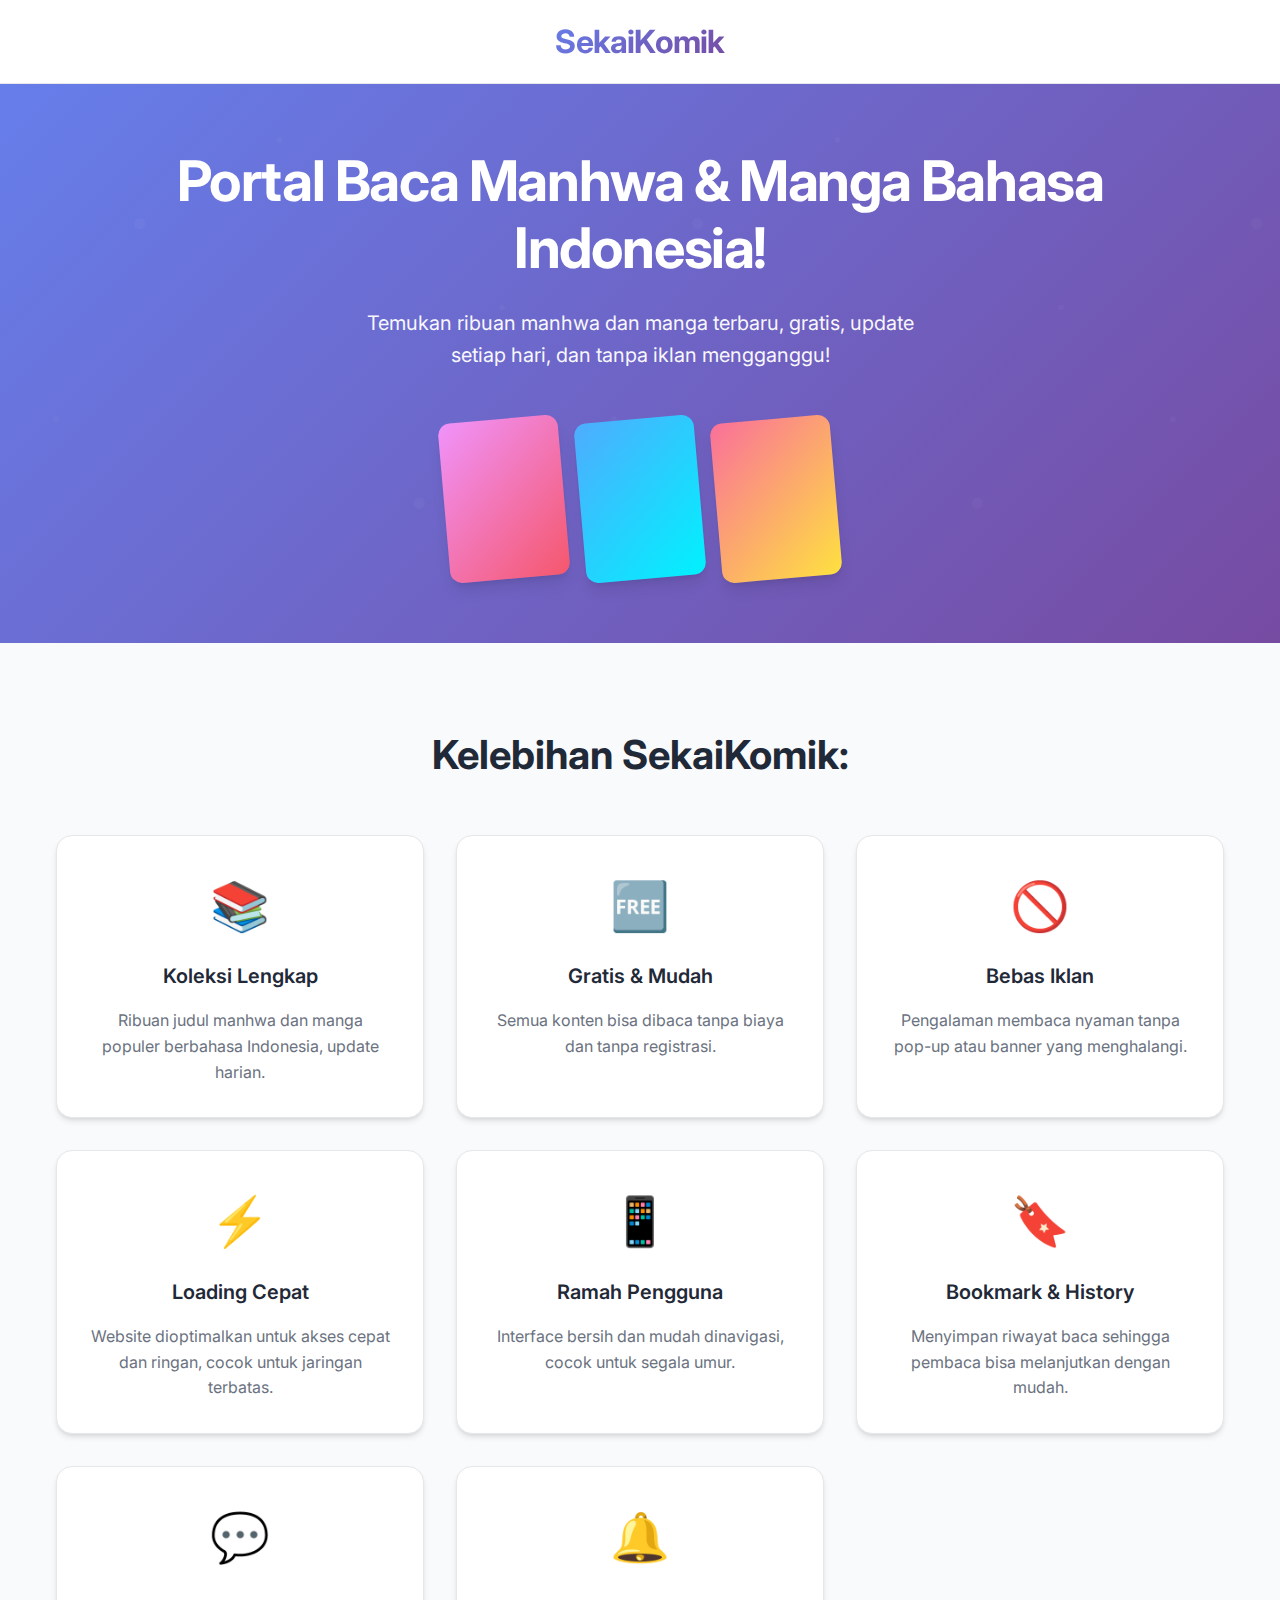
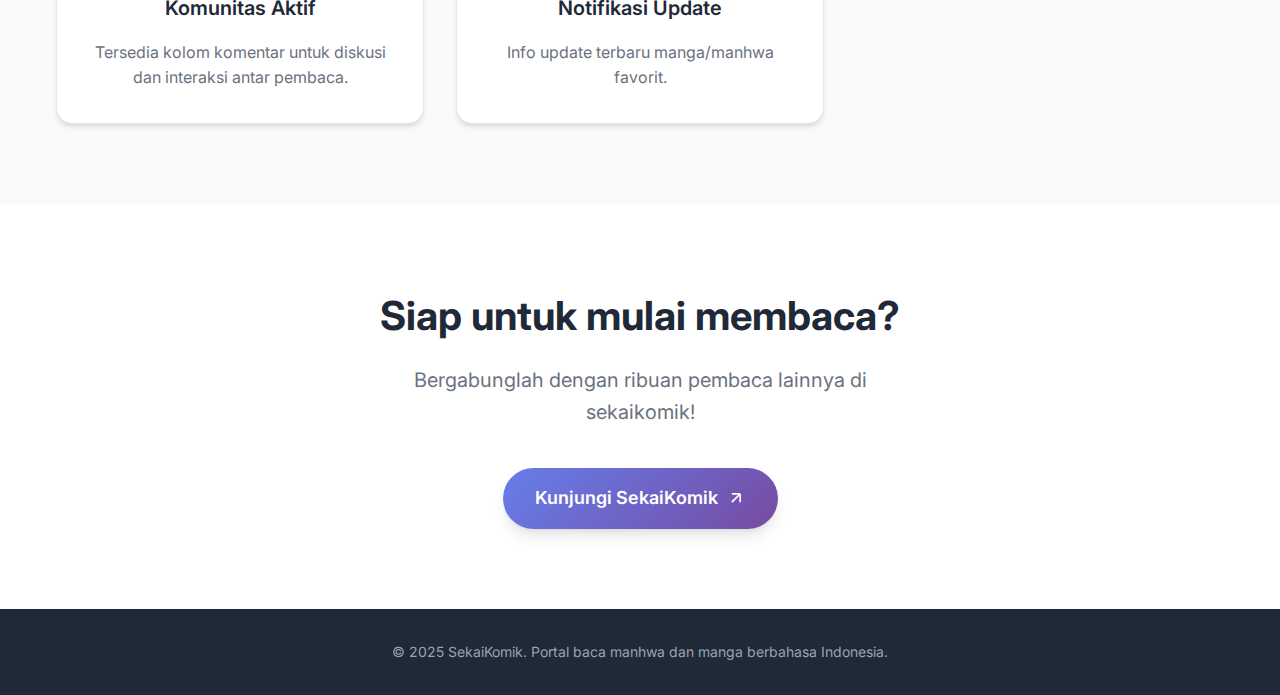
<file: index.html>
<!doctype html>
<html lang="id">
  <head>
    <meta charset="UTF-8" />
    <link rel="icon" type="image/svg+xml" href="/vite.svg" />
    <meta name="viewport" content="width=device-width, initial-scale=1.0" />
    <meta name="description" content="Portal baca manhwa dan manga berbahasa Indonesia. Ribuan judul populer, gratis, update harian, tanpa iklan mengganggu." />
    <meta name="keywords" content="manga, manhwa, komik, baca komik, manga indonesia, manhwa indonesia" />
    <meta name="author" content="sekaikomik" />
    <meta property="og:title" content="sekaikomik - Portal Baca Manhwa & Manga Bahasa Indonesia" />
    <meta property="og:description" content="Temukan ribuan manhwa dan manga terbaru, gratis, update setiap hari, dan tanpa iklan mengganggu!" />
    <meta property="og:type" content="website" />
    <meta property="og:url" content="https://sekaikomik.github.io" />
    <title>SekaiKomik - Portal Baca Manhwa & Manga Bahasa Indonesia</title>
    <link rel="preconnect" href="https://fonts.googleapis.com">
    <link rel="preconnect" href="https://fonts.gstatic.com" crossorigin>
    <link href="https://fonts.googleapis.com/css2?family=Inter:wght@300;400;500;600;700&display=swap" rel="stylesheet">
    <script type="module" crossorigin src="/assets/index-9tcpJMZv.js"></script>
    <link rel="stylesheet" crossorigin href="/assets/index-DLGoMp2X.css">
  </head>
  <body>
    <div id="app">
      <!-- Header -->
      <header class="header">
        <div class="container">
          <div class="logo">
            <h1>SekaiKomik</h1>
          </div>
        </div>
      </header>

      <!-- Hero Section -->
      <section class="hero">
        <div class="container">
          <div class="hero-content">
            <h2 class="hero-title">Portal Baca Manhwa & Manga Bahasa Indonesia!</h2>
            <p class="hero-description">
              Temukan ribuan manhwa dan manga terbaru, gratis, update setiap hari, dan tanpa iklan mengganggu!
            </p>
            <div class="hero-visual">
              <div class="manga-preview">
                <div class="manga-cover manga-cover-1"></div>
                <div class="manga-cover manga-cover-2"></div>
                <div class="manga-cover manga-cover-3"></div>
              </div>
            </div>
          </div>
        </div>
      </section>

      <!-- Features Section -->
      <section class="features">
        <div class="container">
          <h3 class="section-title">Kelebihan SekaiKomik:</h3>
          <div class="features-grid">
            <div class="feature-card">
              <div class="feature-icon">📚</div>
              <h4>Koleksi Lengkap</h4>
              <p>Ribuan judul manhwa dan manga populer berbahasa Indonesia, update harian.</p>
            </div>
            <div class="feature-card">
              <div class="feature-icon">🆓</div>
              <h4>Gratis & Mudah</h4>
              <p>Semua konten bisa dibaca tanpa biaya dan tanpa registrasi.</p>
            </div>
            <div class="feature-card">
              <div class="feature-icon">🚫</div>
              <h4>Bebas Iklan</h4>
              <p>Pengalaman membaca nyaman tanpa pop-up atau banner yang menghalangi.</p>
            </div>
            <div class="feature-card">
              <div class="feature-icon">⚡</div>
              <h4>Loading Cepat</h4>
              <p>Website dioptimalkan untuk akses cepat dan ringan, cocok untuk jaringan terbatas.</p>
            </div>
            <div class="feature-card">
              <div class="feature-icon">📱</div>
              <h4>Ramah Pengguna</h4>
              <p>Interface bersih dan mudah dinavigasi, cocok untuk segala umur.</p>
            </div>
            <div class="feature-card">
              <div class="feature-icon">🔖</div>
              <h4>Bookmark & History</h4>
              <p>Menyimpan riwayat baca sehingga pembaca bisa melanjutkan dengan mudah.</p>
            </div>
            <div class="feature-card">
              <div class="feature-icon">💬</div>
              <h4>Komunitas Aktif</h4>
              <p>Tersedia kolom komentar untuk diskusi dan interaksi antar pembaca.</p>
            </div>
            <div class="feature-card">
              <div class="feature-icon">🔔</div>
              <h4>Notifikasi Update</h4>
              <p>Info update terbaru manga/manhwa favorit.</p>
            </div>
          </div>
        </div>
      </section>

      <!-- CTA Section -->
      <section class="cta">
        <div class="container">
          <div class="cta-content">
            <h3>Siap untuk mulai membaca?</h3>
            <p>Bergabunglah dengan ribuan pembaca lainnya di sekaikomik!</p>
            <a href="https://www.sxkomik.art" class="cta-button" target="_blank" rel="noopener noreferrer">
              Kunjungi SekaiKomik
              <svg width="20" height="20" viewBox="0 0 24 24" fill="none" stroke="currentColor" stroke-width="2">
                <path d="M7 17L17 7M17 7H7M17 7V17"/>
              </svg>
            </a>
          </div>
        </div>
      </section>

      <!-- Footer -->
      <footer class="footer">
        <div class="container">
          <p>&copy; 2025 SekaiKomik. Portal baca manhwa dan manga berbahasa Indonesia.</p>
        </div>
      </footer>
    </div>
  </body>
</html>
</file>
<file: assets/index-DLGoMp2X.css>
*{margin:0;padding:0;box-sizing:border-box}:root{--primary-color: #6366f1;--primary-dark: #4f46e5;--secondary-color: #f59e0b;--accent-color: #ec4899;--text-primary: #1f2937;--text-secondary: #6b7280;--text-light: #9ca3af;--bg-primary: #ffffff;--bg-secondary: #f9fafb;--bg-accent: #f3f4f6;--border-color: #e5e7eb;--shadow-sm: 0 1px 2px 0 rgb(0 0 0 / .05);--shadow-md: 0 4px 6px -1px rgb(0 0 0 / .1), 0 2px 4px -2px rgb(0 0 0 / .1);--shadow-lg: 0 10px 15px -3px rgb(0 0 0 / .1), 0 4px 6px -4px rgb(0 0 0 / .1);--shadow-xl: 0 20px 25px -5px rgb(0 0 0 / .1), 0 8px 10px -6px rgb(0 0 0 / .1);--gradient-primary: linear-gradient(135deg, #667eea 0%, #764ba2 100%);--gradient-secondary: linear-gradient(135deg, #f093fb 0%, #f5576c 100%);--gradient-accent: linear-gradient(135deg, #4facfe 0%, #00f2fe 100%)}body{font-family:Inter,-apple-system,BlinkMacSystemFont,Segoe UI,Roboto,sans-serif;line-height:1.6;color:var(--text-primary);background-color:var(--bg-primary);overflow-x:hidden}.container{max-width:1200px;margin:0 auto;padding:0 1rem}.header{background:var(--bg-primary);border-bottom:1px solid var(--border-color);position:sticky;top:0;z-index:100;-webkit-backdrop-filter:blur(10px);backdrop-filter:blur(10px);background-color:#fffffff2}.header .container{display:flex;align-items:center;justify-content:center;padding:1rem}.logo h1{font-size:2rem;font-weight:700;background:var(--gradient-primary);-webkit-background-clip:text;-webkit-text-fill-color:transparent;background-clip:text;letter-spacing:-.025em}.hero{background:var(--gradient-primary);color:#fff;padding:4rem 0;position:relative;overflow:hidden}.hero:before{content:"";position:absolute;inset:0;background:url('data:image/svg+xml,<svg xmlns="http://www.w3.org/2000/svg" viewBox="0 0 100 100"><defs><pattern id="grain" width="100" height="100" patternUnits="userSpaceOnUse"><circle cx="25" cy="25" r="1" fill="white" opacity="0.1"/><circle cx="75" cy="75" r="1" fill="white" opacity="0.1"/><circle cx="50" cy="10" r="0.5" fill="white" opacity="0.1"/><circle cx="10" cy="60" r="0.5" fill="white" opacity="0.1"/><circle cx="90" cy="40" r="0.5" fill="white" opacity="0.1"/></pattern></defs><rect width="100" height="100" fill="url(%23grain)"/></svg>');opacity:.3}.hero-content{text-align:center;position:relative;z-index:1}.hero-title{font-size:clamp(2rem,5vw,3.5rem);font-weight:700;margin-bottom:1.5rem;line-height:1.2;letter-spacing:-.025em}.hero-description{font-size:1.25rem;margin-bottom:3rem;opacity:.95;max-width:600px;margin-left:auto;margin-right:auto}.hero-visual{margin-top:3rem}.manga-preview{display:flex;justify-content:center;align-items:center;gap:1rem;flex-wrap:wrap}.manga-cover{width:120px;height:160px;border-radius:12px;box-shadow:var(--shadow-lg);position:relative;transform:rotate(-5deg);transition:transform .3s ease;animation:float 3s ease-in-out infinite}.manga-cover:hover{transform:rotate(0) scale(1.05)}.manga-cover-1{background:var(--gradient-secondary);animation-delay:0s}.manga-cover-2{background:var(--gradient-accent);animation-delay:.5s}.manga-cover-3{background:linear-gradient(135deg,#fa709a,#fee140);animation-delay:1s}@keyframes float{0%,to{transform:rotate(-5deg) translateY(0)}50%{transform:rotate(-5deg) translateY(-10px)}}.features{padding:5rem 0;background:var(--bg-secondary)}.section-title{text-align:center;font-size:2.5rem;font-weight:700;margin-bottom:3rem;color:var(--text-primary)}.features-grid{display:grid;grid-template-columns:repeat(auto-fit,minmax(280px,1fr));gap:2rem;margin-top:3rem}.feature-card{background:var(--bg-primary);padding:2rem;border-radius:16px;box-shadow:var(--shadow-md);text-align:center;transition:all .3s ease;border:1px solid var(--border-color)}.feature-card:hover{transform:translateY(-5px);box-shadow:var(--shadow-xl);border-color:var(--primary-color)}.feature-icon{font-size:3rem;margin-bottom:1rem;display:block}.feature-card h4{font-size:1.25rem;font-weight:600;margin-bottom:1rem;color:var(--text-primary)}.feature-card p{color:var(--text-secondary);line-height:1.6}.cta{padding:5rem 0;background:var(--bg-primary);text-align:center}.cta-content h3{font-size:2.5rem;font-weight:700;margin-bottom:1rem;color:var(--text-primary)}.cta-content p{font-size:1.25rem;color:var(--text-secondary);margin-bottom:2.5rem;max-width:500px;margin-left:auto;margin-right:auto}.cta-button{display:inline-flex;align-items:center;gap:.5rem;background:var(--gradient-primary);color:#fff;padding:1rem 2rem;border-radius:50px;text-decoration:none;font-weight:600;font-size:1.125rem;box-shadow:var(--shadow-lg);transition:all .3s ease;border:none;cursor:pointer}.cta-button:hover{transform:translateY(-2px);box-shadow:var(--shadow-xl);background:var(--primary-dark)}.cta-button svg{transition:transform .3s ease}.cta-button:hover svg{transform:translate(4px)}.footer{background:var(--text-primary);color:var(--text-light);padding:2rem 0;text-align:center}.footer p{font-size:.875rem}@media (max-width: 768px){.container{padding:0 1.5rem}.hero{padding:3rem 0}.hero-title{font-size:2rem}.hero-description{font-size:1.125rem}.manga-preview{gap:.5rem}.manga-cover{width:80px;height:110px}.features{padding:3rem 0}.section-title{font-size:2rem}.features-grid{grid-template-columns:1fr;gap:1.5rem}.feature-card{padding:1.5rem}.cta{padding:3rem 0}.cta-content h3{font-size:2rem}.cta-content p{font-size:1.125rem}.cta-button{padding:.875rem 1.75rem;font-size:1rem}}@media (max-width: 480px){.hero-title{font-size:1.75rem}.hero-description{font-size:1rem}.manga-cover{width:60px;height:80px}.section-title,.cta-content h3{font-size:1.75rem}.feature-card{padding:1.25rem}.feature-icon{font-size:2.5rem}}html{scroll-behavior:smooth}.cta-button:focus{outline:2px solid var(--primary-color);outline-offset:2px}@keyframes fadeInUp{0%{opacity:0;transform:translateY(30px)}to{opacity:1;transform:translateY(0)}}.hero-content,.feature-card,.cta-content{animation:fadeInUp .6s ease-out}.feature-card:nth-child(1){animation-delay:.1s}.feature-card:nth-child(2){animation-delay:.2s}.feature-card:nth-child(3){animation-delay:.3s}.feature-card:nth-child(4){animation-delay:.4s}.feature-card:nth-child(5){animation-delay:.5s}.feature-card:nth-child(6){animation-delay:.6s}.feature-card:nth-child(7){animation-delay:.7s}.feature-card:nth-child(8){animation-delay:.8s}
</file>
